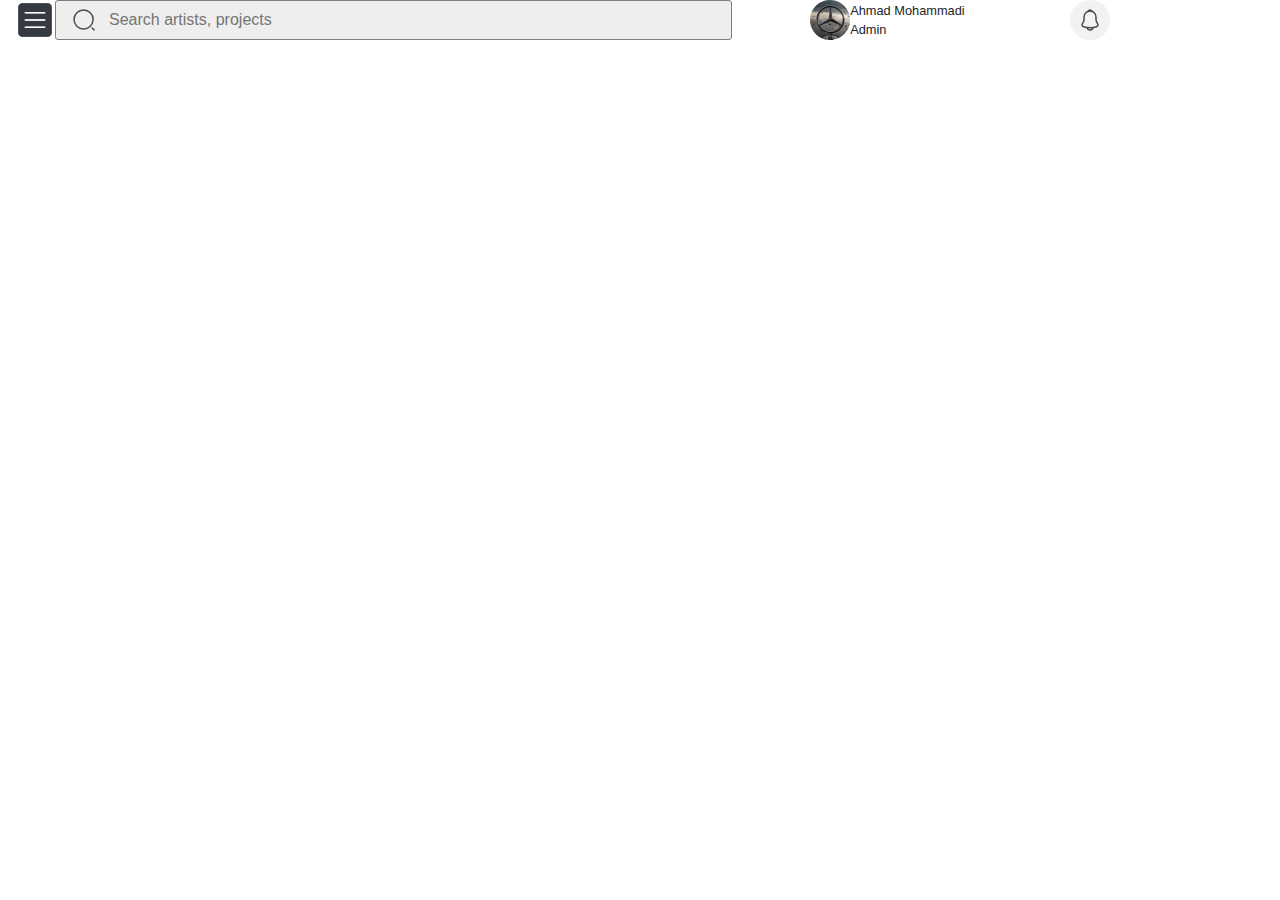
<file: q1-test/index.html>
<!DOCTYPE html>
<html lang="en">

<head>
  <meta charset="UTF-8">
  <meta http-equiv="X-UA-Compatible" content="IE=edge">
  <meta name="viewport" content="width=device-width, initial-scale=1.0">
  <title>Document</title>
  <link rel="stylesheet" href="./style.css">

  <link rel="stylesheet" href="https://cdn.jsdelivr.net/npm/bootstrap@4.0.0/dist/css/bootstrap.min.css"
    integrity="sha384-Gn5384xqQ1aoWXA+058RXPxPg6fy4IWvTNh0E263XmFcJlSAwiGgFAW/dAiS6JXm" crossorigin="anonymous">
  <link rel="stylesheet" href="https://cdnjs.cloudflare.com/ajax/libs/font-awesome/6.1.1/css/all.min.css">
</head>

<body>
  <div class="header d-flex align-items-center">
    <div class="col-7 d-flex justify-content-start align-items-center">
      <div onclick="openMenu(event)" id="slid-btn">
        <img width="40px" src="./publics/images/menubar.png" alt="">
      </div>
      <div class="search-box d-flex align-items-center">
        <a href="#">
          <img src="./publics/images/search-normal.svg" alt="">
        </a>
        <input placeholder="Search artists, projects" type="text">
      </div>
    </div>
    <div class="col-4 d-flex justify-content-around">
      <div class="d-flex align-items-center">
        <img class="d-none d-sm-block" src="./publics/images/Ellipse 1.png" alt="">
        <div class="d-flex flex-column">
          <small>Ahmad Mohammadi</small>
          <small>Admin</small>
        </div>
      </div>
      <img class="ml-2" src="./publics/images/Frame 13.svg" alt="">
    </div>
  

  </div>
  <!--menu block-->
  <div id="block-menu" class="slider-menu">
    <!--content menu-->
    <div class="nav-content">
      <!--logo-->
      <div class="logo d-flex justify-content-between align-items-center">
        <div class="brand">
          <img src="./publics/images/Bezier1.svg" alt="">
          <img src="./publics/images/Bezier.svg" alt="">
        </div>
        <div onclick="closeMenu(event)" id="slid-btn" class="slid-btn">
          <i class="fa-solid fa-xmark"></i>
        </div>
      </div>

      <!--menu items-->
      <div class="menu-items">
        <ul id="navbar" class="nav">
          <li class="mb-3">
            <a id="dashboard" class="nav-btn nav-item d-flex align-items-center" href="#">
              <img src="./publics/images/category.svg" alt="">
              Dashboard
            </a>
          </li>
          <li class="mb-4">
            <a id="projects" class="nav-btn nav-item d-flex align-items-center" href="#">
              <img src="./publics/images/profile.svg" alt="">
              Projects
            </a>
          </li>
          <li class="mb-4">
            <a id="galary" class="nav-btn nav-item d-flex align-items-center" href="#">
              <img src="./publics/images/gallery.svg" alt="">
              Galary
            </a>
          </li>
          <li class="mb-4">
            <a id="sales" class="nav-btn nav-item d-flex align-items-center" href="#">
              <img src="./publics/images/receipt-2.svg" alt="">
              Sales
            </a>
          </li>
        </ul>
      </div>

      <!--setting and logout-->
      <div class="mt-4">
        <ul class="nav">
          <li class="mb-4">
            <a id="setting" class="nav-btn nav-item d-flex flex-row align-items-center" href="#">
              <img src="./publics/images/setting-2.svg" alt="">
              Setting
            </a>
          </li>
          <li class="mb-4">
            <a id="logout" class="nav-btn nav-item d-flex flex-row align-items-center" href="#">
              <img src="./publics/images/logout.svg" alt="">
              Log out
            </a>
          </li>
          <li class="ml-4">
            <label class="switch">
              <input onchange="changeTheme(event)" type="checkbox">
              <span class="slider round"></span>
            </label>
          </li>
        </ul>
      </div>
    </div>
  </div>
  <div class="main">

  </div>

  <script src="https://cdn.jsdelivr.net/npm/bootstrap@4.0.0/dist/js/bootstrap.min.js"
    integrity="sha384-JZR6Spejh4U02d8jOt6vLEHfe/JQGiRRSQQxSfFWpi1MquVdAyjUar5+76PVCmYl"
    crossorigin="anonymous"></script>

  <script src="./app.js"></script>
</body>

</html>
</file>
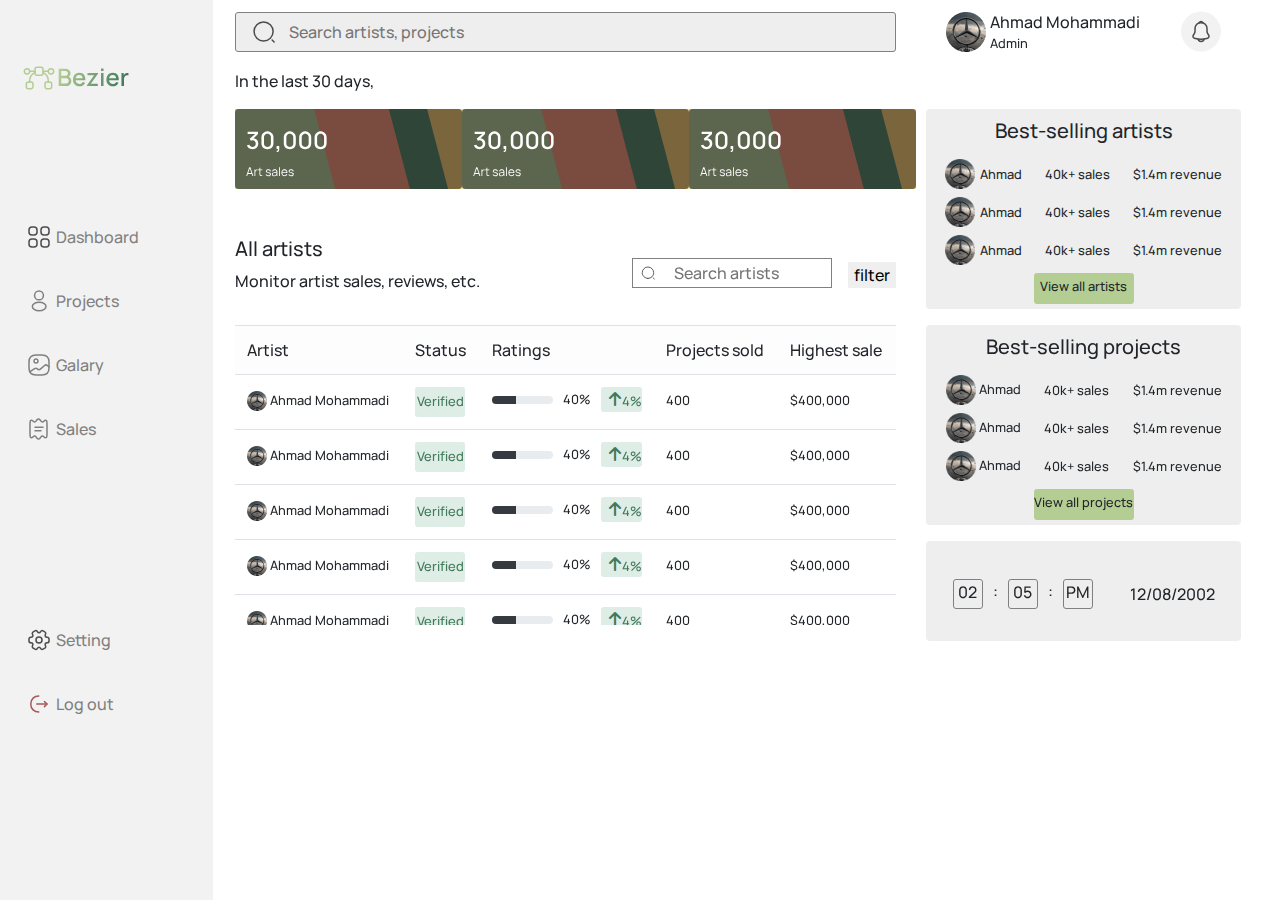
<file: q1/index.html>
<!DOCTYPE html>
<html lang="en">

<head>
  <meta charset="UTF-8">
  <meta http-equiv="X-UA-Compatible" content="IE=edge">
  <meta name="viewport" content="width=device-width, initial-scale=1.0">
  <link rel="stylesheet" href="https://cdn.jsdelivr.net/npm/bootstrap@4.0.0/dist/css/bootstrap.min.css"
    integrity="sha384-Gn5384xqQ1aoWXA+058RXPxPg6fy4IWvTNh0E263XmFcJlSAwiGgFAW/dAiS6JXm" crossorigin="anonymous">
  <title>Document</title>
  <link rel="stylesheet" href="./style.css">
  <link rel="stylesheet" href="https://cdnjs.cloudflare.com/ajax/libs/font-awesome/6.1.1/css/all.min.css">
</head>

<body>
  <div class="wrapper d-flex">
    <div class="navbar col-2 d-none d-lg-block position-fixed">
      <div class="nav-content d-flex flex-column justify-content-around">
        <div class="logo d-grid gap-2 ml-3">
          <img src="./publics/images/Bezier1.svg" alt="">
          <img src="./publics/images/Bezier.svg" alt="">
        </div>
        <div>
          <ul id="navbar" class="nav">
            <li class="mb-4">
              <a id="dashboard" class="nav-btn nav-item d-flex flex-row align-items-center" href="#">
                <img src="./publics/images/category.svg" alt="">
                Dashboard
              </a>
            </li>
            <li class="mb-4">
              <a id="projects" class="nav-btn nav-item d-flex align-items-center" href="#">
                <img src="./publics/images/profile.svg" alt="">
                Projects
              </a>
            </li>
            <li class="mb-4">
              <a id="galary" class="nav-btn nav-item d-flex align-items-center" href="#">
                <img src="./publics/images/gallery.svg" alt="">
                Galary
              </a>
            </li>
            <li class="mb-4">
              <a id="sales" class="nav-btn nav-item d-flex align-items-center" href="#">
                <img src="./publics/images/receipt-2.svg" alt="">
                Sales
              </a>
            </li>
          </ul>
        </div>
        <div class="mt-4">
          <ul class="nav">
            <li class="mb-4">
              <a id="setting" class="nav-btn nav-item d-flex flex-row align-items-center" href="#">
                <img src="./publics/images/setting-2.svg" alt="">
                Setting
              </a>
            </li>
            <li class="mb-4">
              <a id="logout" class="nav-btn nav-item d-flex flex-row align-items-center" href="#">
                <img src="./publics/images/logout.svg" alt="">
                Log out
              </a>
            </li>
          </ul>

        </div>
      </div>
    </div>
    <!--main-->
    <div class="main col-10">
      <!--section 1-->
      <section class="section1 d-flex align-items-center">
        <div class="col-8">
          <div class="search-box d-flex align-items-center">
            <a href="#">
              <img src="./publics/images/search-normal.svg" alt="">
            </a>
            <input placeholder="Search artists, projects" type="text">
          </div>
        </div>
        <div class="col-4 d-flex justify-content-around">
          <div class="d-flex align-items-center">
            <img src="./publics/images/Ellipse 1.png" alt="">
            <div class="d-flex flex-column">
              <span class="ml-1">Ahmad Mohammadi</span>
              <small class="ml-1">Admin</small>
            </div>
          </div>
          <img src="./publics/images/Frame 13.svg" alt="">
        </div>
      </section>
      <!--section 2-->
      <section class="section2 d-flex align-items-end justify-content-between mt-3">
        <div class="col-8">
          <p>In the last 30 days,</p>
          <div class="sell-card d-flex justify-content-between mt-2">
            <img src="./publics/images/Group 16.svg" alt="">
            <img src="./publics/images/Group 16.svg" alt="">
            <img src="./publics/images/Group 16.svg" alt="">
          </div>
          <div class="d-flex align-items-center justify-content-between mt-5">
            <div>
              <h5>All artists</h5>
              <p>Monitor artist sales, reviews, etc.</p>
            </div>
            <div class="d-flex align-items-end">
              <div class="input-box d-flex pl-2">
                <img width="15px" src="./publics/images/search-normal.svg" alt="">
                <input class="ml-3" placeholder="Search artists" class="input-group" type="text">
              </div>
              <button class="ml-3">filter</button>
            </div>
          </div>
        </div>
        <div class="side-box col-4">
          <div class="section2-box text-center">
            <h5>Best-selling artists</h5>
            <div class="best-artist">
              <div class="artist-profile">
                <img width="30px" src="./publics/images/Ellipse 1.png" alt="">
                <small>Ahmad</small>
              </div>
              <small>40k+ sales</small>
              <small>$1.4m revenue</small>
            </div>
            <div class="best-artist">
              <div class="artist-profile">
                <img width="30px" src="./publics/images/Ellipse 1.png" alt="">
                <small>Ahmad</small>
              </div>
              <small>40k+ sales</small>
              <small>$1.4m revenue</small>
            </div>
            <div class="best-artist">
              <div class="artist-profile">
                <img width="30px" src="./publics/images/Ellipse 1.png" alt="">
                <small>Ahmad</small>
              </div>
              <small>40k+ sales</small>
              <small>$1.4m revenue</small>
            </div>
            <div class="best-artist-btn">
              <small>View all artists</small>
            </div>
          </div>
        </div>
      </section>
      <!--section 3-->
      <section class="section3 d-flex mt-3">
        <div class="content col-8">
          <table class="table ">
            <thead class="table-light">
              <tr>
                <td>Artist</td>
                <td>Status</td>
                <td>Ratings</td>
                <td>Projects sold</td>
                <td>Highest sale</td>
              </tr>
            </thead>
            <tbody>
              <tr>
                <td>
                  <img width="20px" src="./publics/images/Ellipse 1.png" alt="">
                  <small>Ahmad Mohammadi</small>
                </td>
                <td>
                  <div class="user-status"></div>
                </td>
                <td>
                  <div class="raitings">
                    <div class="progress-style progress">
                      <div class="progress-bar bg-dark" role="progressbar" style="width: 40%" aria-valuenow="25" aria-valuemin="0" aria-valuemax="100"></div>
                    </div>
                    <small>40%</small>
                    <div class="rating-status"><i class="fa-solid fa-arrow-up ml-2"></i></div>
                  </div>
                </td>
                <td><small>400</small></td>
                <td><small>$400,000</small></td>
              </tr>
              <tr>
                <td>
                  <img width="20px" src="./publics/images/Ellipse 1.png" alt="">
                  <small>Ahmad Mohammadi</small>
                </td>
                <td>
                  <div class="user-status"></div>
                </td>
                <td>
                  <div class="raitings">
                    <div class="progress-style progress">
                      <div class="progress-bar bg-dark" role="progressbar" style="width: 40%" aria-valuenow="25" aria-valuemin="0" aria-valuemax="100"></div>
                    </div>
                    <small>40%</small>
                    <div class="rating-status"><i class="fa-solid fa-arrow-up ml-2"></i></div>
                  </div>
                </td>
                <td><small>400</small></td>
                <td><small>$400,000</small></td>
              </tr>
              <tr>
                <td>
                  <img width="20px" src="./publics/images/Ellipse 1.png" alt="">
                  <small>Ahmad Mohammadi</small>
                </td>
                <td>
                  <div class="user-status"></div>
                </td>
                <td>
                  <div class="raitings">
                    <div class="progress-style progress">
                      <div class="progress-bar bg-dark" role="progressbar" style="width: 40%" aria-valuenow="25" aria-valuemin="0" aria-valuemax="100"></div>
                    </div>
                    <small>40%</small>
                    <div class="rating-status"><i class="fa-solid fa-arrow-up ml-2"></i></div>
                  </div>
                </td>
                <td><small>400</small></td>
                <td><small>$400,000</small></td>
              </tr>
              <tr>
                <td>
                  <img width="20px" src="./publics/images/Ellipse 1.png" alt="">
                  <small>Ahmad Mohammadi</small>
                </td>
                <td>
                  <div class="user-status"></div>
                </td>
                <td>
                  <div class="raitings">
                    <div class="progress-style progress">
                      <div class="progress-bar bg-dark" role="progressbar" style="width: 40%" aria-valuenow="25" aria-valuemin="0" aria-valuemax="100"></div>
                    </div>
                    <small>40%</small>
                    <div class="rating-status"><i class="fa-solid fa-arrow-up ml-2"></i></div>
                  </div>
                </td>
                <td><small>400</small></td>
                <td><small>$400,000</small></td>
              </tr>
              <tr>
                <td>
                  <img width="20px" src="./publics/images/Ellipse 1.png" alt="">
                  <small>Ahmad Mohammadi</small>
                </td>
                <td>
                  <div class="user-status"></div>
                </td>
                <td>
                  <div class="raitings">
                    <div class="progress-style progress">
                      <div class="progress-bar bg-dark" role="progressbar" style="width: 40%" aria-valuenow="25" aria-valuemin="0" aria-valuemax="100"></div>
                    </div>
                    <small>40%</small>
                    <div class="rating-status"><i class="fa-solid fa-arrow-up ml-2"></i></div>
                  </div>
                </td>
                <td><small>400</small></td>
                <td><small>$400,000</small></td>
              </tr>
              <tr>
                <td>
                  <img width="20px" src="./publics/images/Ellipse 1.png" alt="">
                  <small>Ahmad Mohammadi</small>
                </td>
                <td>
                  <div class="user-status"></div>
                </td>
                <td>
                  <div class="raitings">
                    <div class="progress-style progress">
                      <div class="progress-bar bg-dark" role="progressbar" style="width: 40%" aria-valuenow="25" aria-valuemin="0" aria-valuemax="100"></div>
                    </div>
                    <small>40%</small>
                    <div class="rating-status"><i class="fa-solid fa-arrow-up ml-2"></i></div>
                  </div>
                </td>
                <td><small>400</small></td>
                <td><small>$400,000</small></td>
              </tr>
            </tbody>
          </table>
          <div class="d-flex flex-column justify-content-center table-footer">
            <div style="gap: 30px;" class="d-flex align-items-center pl-3">
              <small>Previous page</small>
              <div class="pagination">
                <div class="page-index"><small class="m-2">1</small></div>
                <div class="page-index"><small class="m-2">2</small></div>
                <div class="page-index"><small class="m-2">3</small></div>
                <div class="page-index"><small class="m-2">4</small></div>
              </div>
              <small>Next page</small>

            </div>
          </div>
        </div>
        <div class="side-box col-4">
          <div class="section3-box1 text-center">
            <h5>Best-selling projects</h5>
            <div class="best-project">
              <div class="artist-profile">
                <img width="30px" src="./publics/images/Ellipse 1.png" alt="">
                <small>Ahmad</small>
              </div>
              <small>40k+ sales</small>
              <small>$1.4m revenue</small>
            </div>
            <div class="best-project">
              <div class="artist-profile">
                <img width="30px" src="./publics/images/Ellipse 1.png" alt="">
                <small>Ahmad</small>
              </div>
              <small>40k+ sales</small>
              <small>$1.4m revenue</small>
            </div>
            <div class="best-project">
              <div class="artist-profile">
                <img width="30px" src="./publics/images/Ellipse 1.png" alt="">
                <small>Ahmad</small>
              </div>
              <small>40k+ sales</small>
              <small>$1.4m revenue</small>
            </div>
            <div class="best-artist-btn">
              <small>View all projects</small>
            </div>
          </div>
          <div class="section3-box2 mt-3 text-center">
            <div class="time d-flex">
              <div class="time-box time-hour">
                <span>02</span>
              </div>
              <span>:</span>
              <div class="time-box">
                <span>05</span>
              </div>
              <span>:</span>
              <div class="time-box">
                <span>PM</span>
              </div>
            </div>
            <span>12/08/2002</span>
          </div>
        </div>
      </section>
    </div>
  </div>
  <script src="https://cdn.jsdelivr.net/npm/bootstrap@4.0.0/dist/js/bootstrap.min.js"
    integrity="sha384-JZR6Spejh4U02d8jOt6vLEHfe/JQGiRRSQQxSfFWpi1MquVdAyjUar5+76PVCmYl"
    crossorigin="anonymous"></script>
    <script src="./js/app.js"></script>
</body>

</html>
</file>
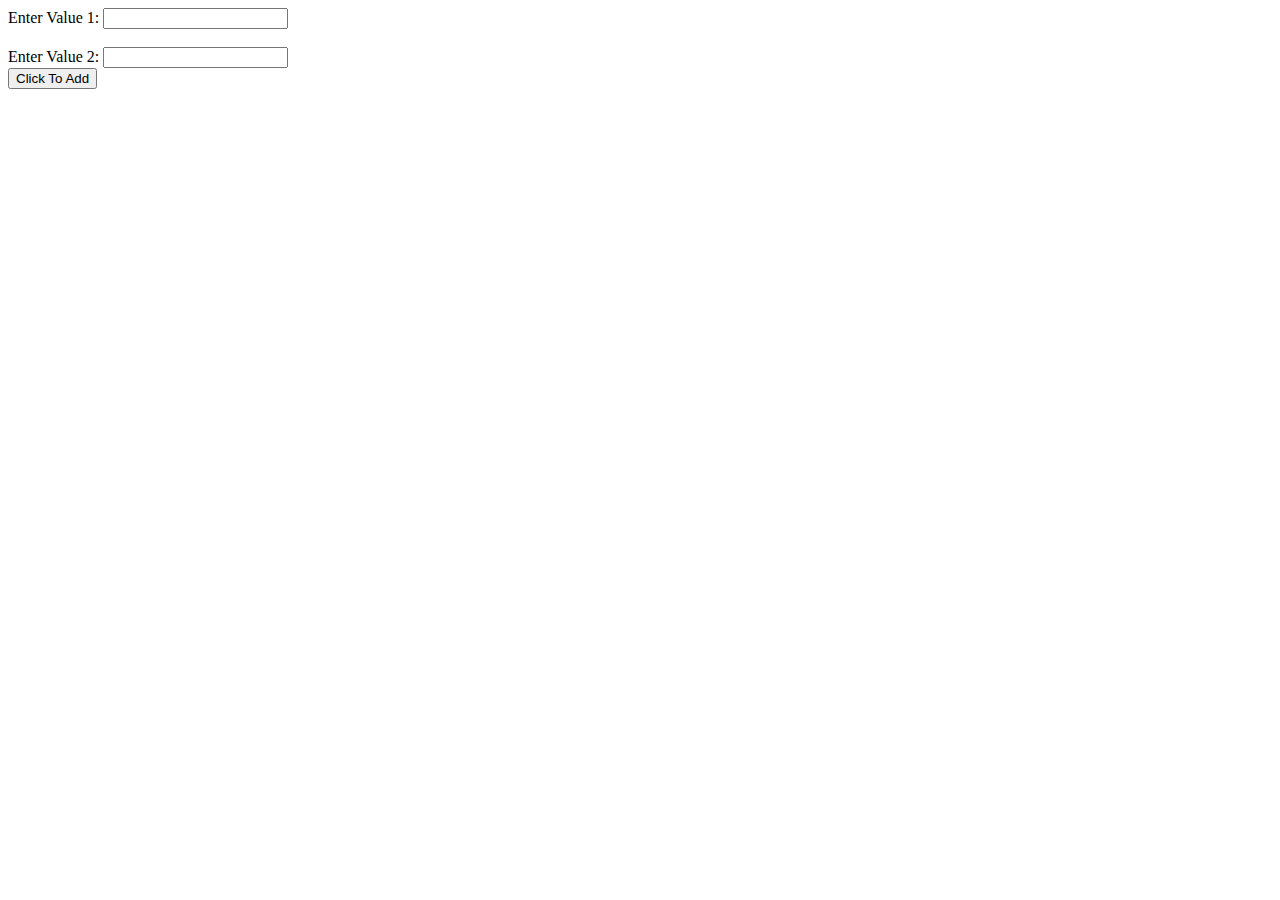
<file: q5/index.html>
<!DOCTYPE html>
<html lang="en">

<head>
  <meta charset="UTF-8">
  <meta http-equiv="X-UA-Compatible" content="IE=edge">
  <meta name="viewport" content="width=device-width, initial-scale=1.0">
  <title>Document</title>
  <link rel="stylesheet" href="./style.css">
</head>

<body>
  <label>Enter Value 1: </label>
  <input type="text" id="val1" />
  <br />
  <br />
  <label>Enter Value 2: </label>
  <input type=".text" id="val2" />
  <br />
  <button onclick="getAdd()">Click To Add</button>
  <p id="result"></p>
  <script src="./app.js"></script>
</body>

</html>
</file>
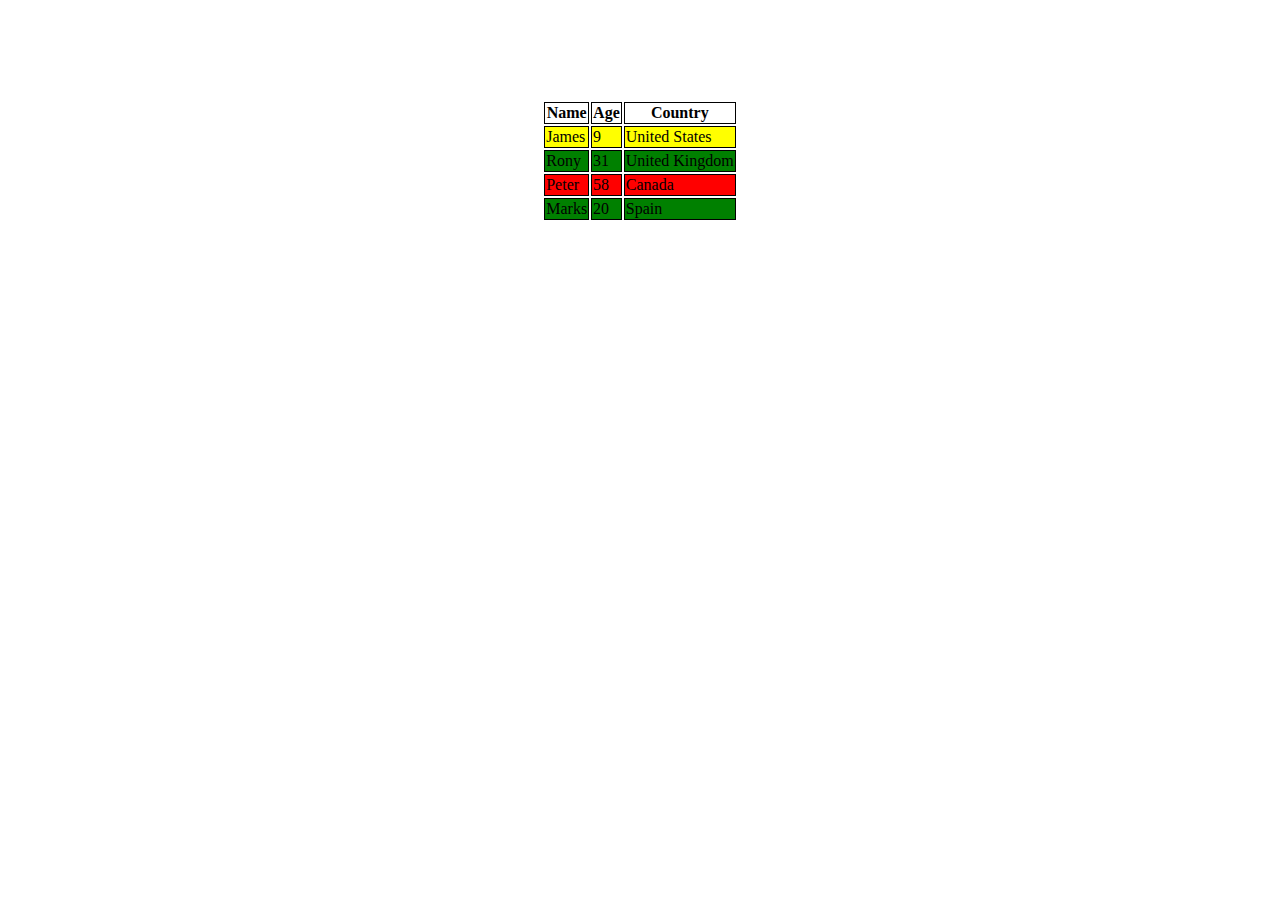
<file: q6/index.html>
<!DOCTYPE html>
<html lang="en">
<head>
  <meta charset="UTF-8">
  <meta http-equiv="X-UA-Compatible" content="IE=edge">
  <meta name="viewport" content="width=device-width, initial-scale=1.0">
  <title>Document</title>
  <link rel="stylesheet" href="./style.css">
</head>
<body>
  <div class="container">
    <table>
      <thead>
        <tr>
          <th>Name</th>
          <th>Age</th>
          <th>Country</th>
        </tr>
      </thead>
      <tbody id="tbody">
      </tbody>
    </table>

  </div>


  <script src="./app.js"></script>
  
</body>
</html>
</file>
<file: q1-test/style.css>
.darkthem {
  background-color: #343a40;
  color: white;
}
.lightthem {
  background-color: #F2F2F2;
}


.slider-menu {
  background-color: #F2F2F2;
  top: 0;
  z-index: 10;
  position: absolute;
  height: 100vh;
  width: 250px;
  left: -250px;
}
.menu-open{
  left: 0;
  transition: 1s;
}
.menu-close{
  left: -250;
  transition: 1s;
}

.logo{
  gap: 20px;
}

.slid-btn {
  width: 40px;
  text-align: center;
}

.navbar {
  position: relative;
  height: 100%;
  background-color: #f2f2f2;
}
.nav-content {
  display: flex;
  flex-direction: column;
  margin-top: 16px;
  justify-content: space-around;
  font-family: manrope;
  transform: translateX(-50%);
  left: 50%;
  top: 0;
  position: absolute;
  height: 90%;
}

.nav-item {
  width: 200px;
  font-weight: 500;
  color: #808080;
  border-radius: 4px;
  gap: 5px;
  padding: 8px 50px 8px 20px;
  transition: 0.2s;
}
.nav-item:hover {
  text-decoration: none;
  color: gray;
  background-color: rgb(180, 205, 147);
  transition: 1s;
}

.switch {
  position: relative;
  display: inline-block;
  width: 60px;
  height: 34px;
}
.switch input { 
  opacity: 0;
  width: 0;
  height: 0;
}

.slider {
  position: absolute;
  cursor: pointer;
  top: 0;
  left: 0;
  right: 0;
  bottom: 0;
  background-color: #ccc;
  -webkit-transition: .4s;
  transition: .4s;
}

.slider:before {
  position: absolute;
  content: "";
  height: 26px;
  width: 26px;
  left: 4px;
  bottom: 4px;
  background-color: white;
  -webkit-transition: .4s;
  transition: .4s;
}

input:checked + .slider {
  background-color: #000000;
}

input:focus + .slider {
  box-shadow: 0 0 1px #000000;
}

input:checked + .slider:before {
  -webkit-transform: translateX(26px);
  -ms-transform: translateX(26px);
  transform: translateX(26px);
}

/* Rounded sliders */
.slider.round {
  border-radius: 34px;
}

.slider.round:before {
  border-radius: 50%;
}

.main {
  margin-top: 10px;
  width: 100%;
}
.search-box {
  background-color: #eeeeee;
  width: 100%;
  height: 40px;
  border-radius: 3px;
  padding: 3px;
  border: 1px solid gray;
  padding-left: 16px;
}
.search-box input {
  background-color: inherit;
  margin-left: 10px;
  outline: none;
  border: none;
  width: 100%;
}
.search-box input:focus .search-box{
  box-shadow: 0px 0px 15px gray;


}

.search-box img:hover {
  background-color: #cccccc;
  border-radius: 50%;
}
.header{

}
</file>
<file: q1/style.css>
body {
  font-family: manrope;
}

.navbar {
  position: relative;
  height: 100%;
  background-color: #f2f2f2;
}

.nav-content {
  font-family: manrope;
  transform: translateX(-50%);
  left: 50%;
  top: 0;
  position: absolute;
  height: 90%;
}

.nav-item {
  width: 200px;
  font-weight: 500;
  color: #808080;
  border-radius: 4px;
  gap: 5px;
  padding: 8px 50px 8px 20px;
  transition: 0.5s;
}
.nav-item:hover {
  text-decoration: none;
  color: gray;
  background-color: rgb(180, 205, 147);
  transition: 1s;
}
.main {
  margin-top: 10px;
  margin-left: 16%;
}
.search-box {
  background-color: #eeeeee;
  width: 100%;
  height: 40px;
  border-radius: 3px;
  padding: 3px;
  border: 1px solid gray;
  padding-left: 16px;
}
.search-box input {
  background-color: inherit;
  margin-left: 10px;
  outline: none;
  border: none;
  width: 100%;
}

.search-box img:hover {
  background-color: #cccccc;
}

.section2-box {
  border-radius: 4px;
  padding: 10px 8px 5px 8px;
  width: 100%;
  height: 200px;
  background-color: #eeeeee;
  display: flex;
  flex-direction: column;
  gap: 8px;
}
.section2 .input-box {
  width: 200px;
  height: 30px;
  border: 1px solid gray;
}

.section2 input {
  width: 100%;
  border: none;
  outline: none;
}
.section2 button {
  border: none;
  outline: none;
}
.section2 .best-artist{
  display: flex;
  align-items: center;
  justify-content: space-around;
}
.sell-card img {
  transition: 1s;
}
.sell-card img:hover {
  z-index: 100;
  transform: scale(1.5);
  transition: 1.5s;
}

.section2 .side-content {
  display: flex;
  flex-direction: column;
}

.best-artist .artist-profile {
  display: flex;
  align-items: center;
  gap: 5px;
}
.best-artist-btn{
  width: 100px;
  height: 40px;
  border-radius: 3px;
  margin: auto;
  background-color: #B4CD93;
}

.section3 .content {
  height: 300px;
  overflow-y: scroll;
}

.user-status {
  position: relative;
  width: 50px;
  height: 30px;
  border-radius: 3px;
  background-color: #deede5;
}
.user-status::after {
  font-size: small;
  position: absolute;
  top: 5px;
  left: 50%;
  transform: translateX(-50%);
  content: "Verified";
  color: #427a5b;
  display: block;
}

.progress-style {
  height: 8px;
  width: 100%;
  transition: 2s;
}
.raitings {
  display: flex;
  align-items: center;
  gap: 10px;
}

.rating-status {
  color: #427a5b;
  position: relative;
  border-radius: 3px;
  width: 100px;
  height: 25px;
  background-color: #deede5;
}
.rating-status::after {
  font-size: small;
  position: absolute;
  top: 5px;
  left: 50%;
  content: "4%";
  color: #427a5b;
  display: block;
}

.table-footer {
  height: 50px;
  background-color: #f7f7f7;
}

.pagination {
  display: flex;
  gap: 10px;
}

.page-index {
  cursor: pointer;
  padding: 3px;
  width: 30px;
  height: 30px;
  border-radius: 50%;
  background-color: #e6e6e6;
}
.section3-box1 {
  border-radius: 4px;
  padding: 10px 8px 5px 8px;
  width: 100%;
  height: 200px;
  background-color: #eeeeee;
  display: flex;
  flex-direction: column;
  gap: 8px;
}
.section3-box2 {
  display: flex;
  align-items: center;
  justify-content: space-around;
  border-radius: 4px;
  padding: 10px 8px 5px 8px;
  width: 100%;
  height: 100px;
  background-color: #eeeeee;
}

.section3 .best-project{
  display: flex;
  align-items: center;
  justify-content: space-around;
}
.time-box{
  border-radius: 3px;
  width: 30px;
  height: 30px;
  border: 1px solid gray;
}
.time{
  gap: 10px;
}

@font-face {
  font-family: manrope;
  src: url(./publics/fonts/Manrope-Medium.ttf);
}
</file>
<file: q5/style.css>
.red{
  color: red;
}
.blue{
  color: blue;
}
</file>
<file: q6/style.css>
th,td{
  border: 1px solid black;
}

.container{
  display: flex;
  justify-content: center;
  margin: 100px auto;
}
</file>
